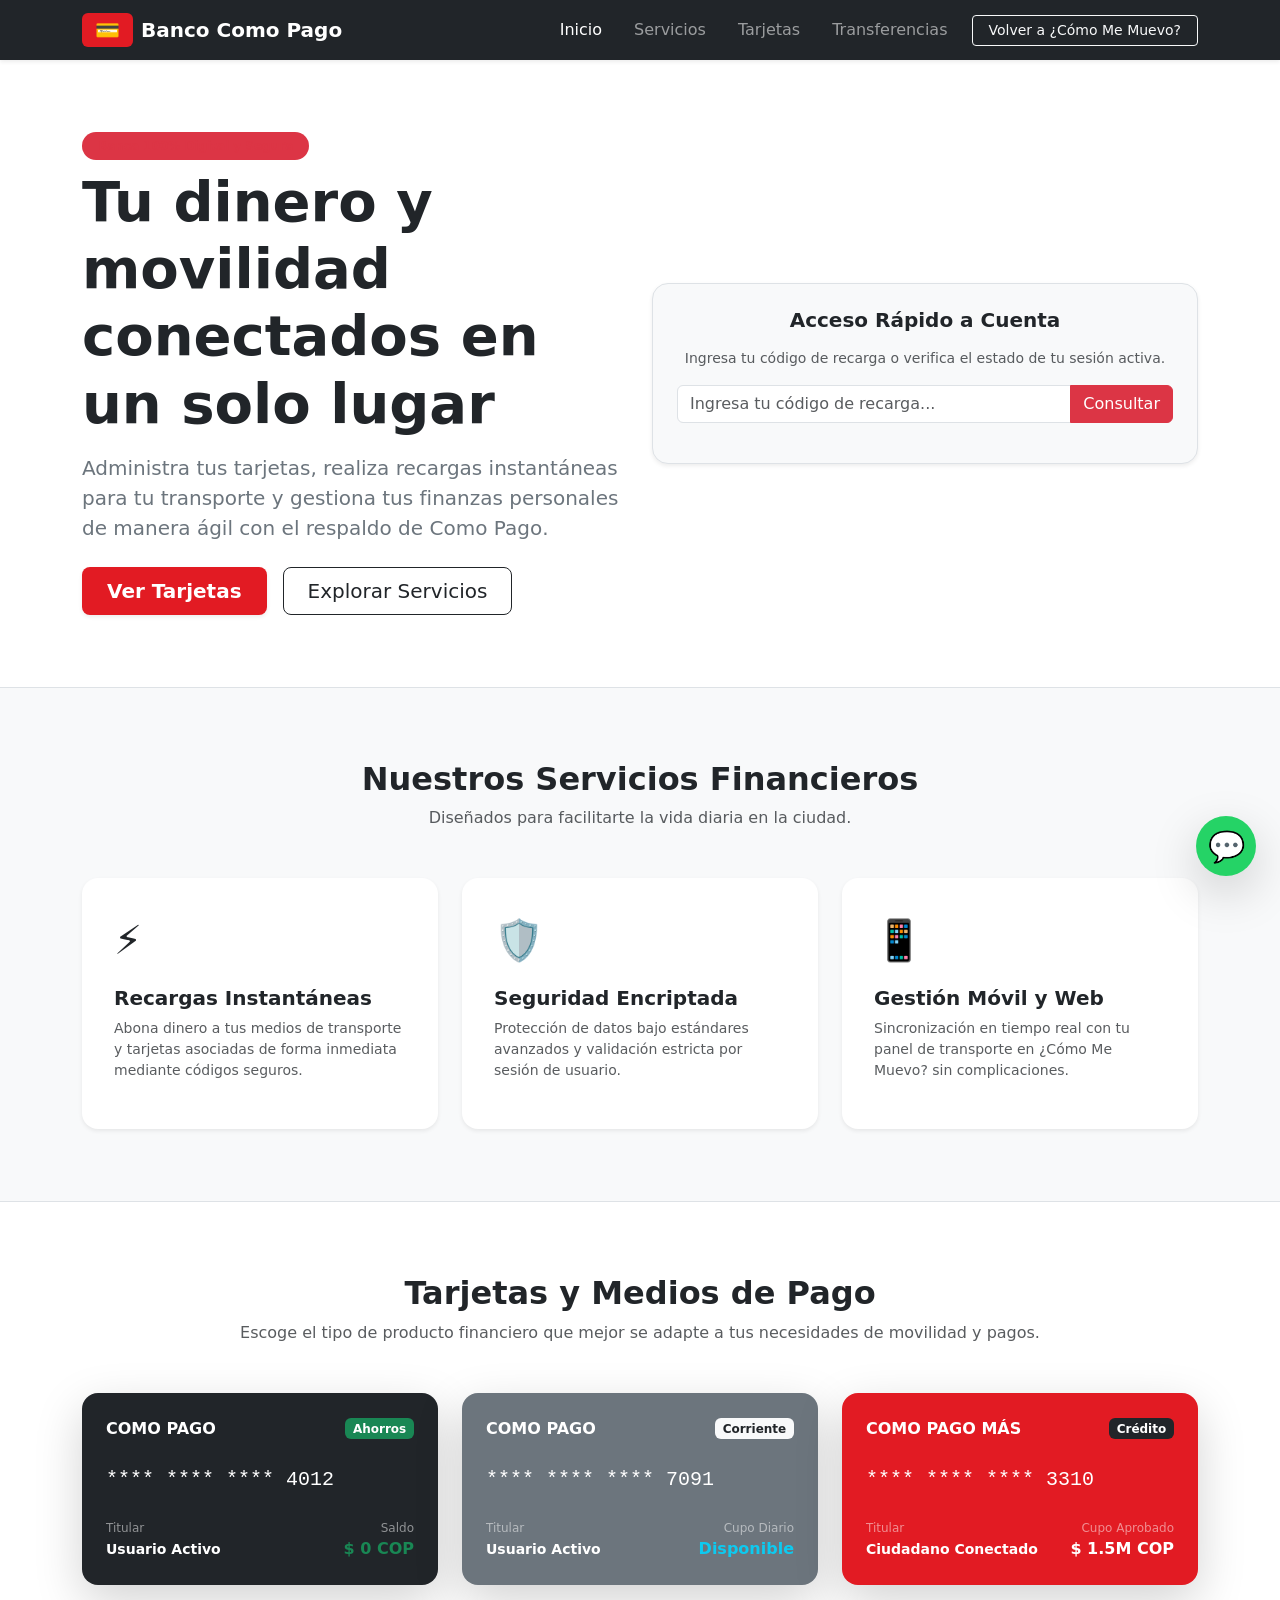
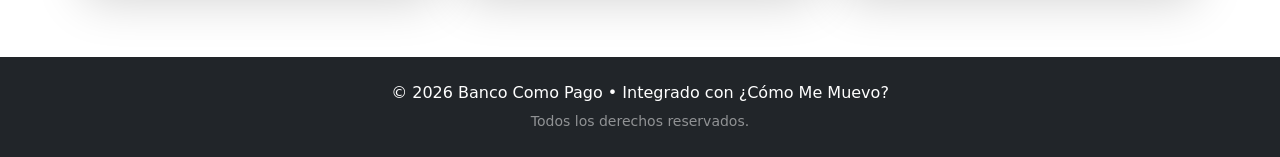
<file: frontend/pages/Banco.html>
<!DOCTYPE html>
<html lang="es">
<head>
    <meta charset="UTF-8">
    <meta name="viewport" content="width=device-width, initial-scale=1.0">
    <title>Como Pago - Banca Digital Inteligente</title>
    <!-- Bootstrap 5 CSS CDN -->
    <link href="https://cdn.jsdelivr.net/npm/bootstrap@5.3.3/dist/css/bootstrap.min.css" rel="stylesheet">
    <!-- Favicon opcional -->
    <link rel="shortcut icon" href="../Style/image/How_favicon.png" type="image/x-icon">
    <style>
        :root {
            --rojo-principal: #E21B23;
            --rojo-oscuro: #C9414C;
        }
        .bg-primary-custom {
            background-color: var(--rojo-principal) !important;
        }
        .text-primary-custom {
            color: var(--rojo-principal) !important;
        }
        .btn-custom {
            background-color: var(--rojo-principal);
            color: white;
            font-weight: 600;
        }
        .btn-custom:hover {
            background-color: var(--rojo-oscuro);
            color: white;
        }
    </style>
</head>
<body class="bg-light d-flex flex-column min-vh-100">

<!-- BARRA DE NAVEGACIÓN -->
<nav class="navbar navbar-expand-lg navbar-dark bg-dark shadow-sm">
    <div class="container">
        <a class="navbar-brand d-flex align-items-center gap-2" href="#">
            <span class="badge bg-primary-custom fs-5">💳</span>
            <span class="fw-bold">Banco Como Pago</span>
        </a>
        <button class="navbar-toggler" type="button" data-bs-toggle="collapse" data-bs-target="#navbarNav">
            <span class="navbar-toggler-icon"></span>
        </button>
        <div class="collapse navbar-collapse justify-content-end" id="navbarNav">
            <ul class="navbar-nav align-items-center gap-3">
                <li class="nav-item"><a class="nav-link active" href="#">Inicio</a></li>
                <li class="nav-item"><a class="nav-link" href="#servicios">Servicios</a></li>
                <li class="nav-item"><a class="nav-link" href="#tarjetas">Tarjetas</a></li>
                <li class="nav-item"><a class="nav-link" href="#transferencias">Transferencias</a></li>
                <li class="nav-item">
                    <a href="Dashboard.html" class="btn btn-outline-light btn-sm px-3">Volver a ¿Cómo Me Muevo?</a>
                </li>
            </ul>
        </div>
    </div>
</nav>

<!-- CONTENEDOR PRINCIPAL -->
<main id="bancoMainContent" class="flex-grow-1">
    <!-- HERO SECTION -->
    <section class="bg-white py-5 border-bottom">
        <div class="container py-4">
            <div class="row align-items-center">
                <div class="col-lg-6 mb-4 mb-lg-0">
                    <span class="badge bg-danger bg-opacity-15 text-danger mb-2 px-3 py-2 rounded-pill fw-semibold">Banca 100% Digital y Segura</span>
                    <h1 class="display-4 fw-bold text-dark mb-3">Tu dinero y movilidad conectados en un solo lugar</h1>
                    <p class="lead text-secondary mb-4">Administra tus tarjetas, realiza recargas instantáneas para tu transporte y gestiona tus finanzas personales de manera ágil con el respaldo de <strong>Como Pago</strong>.</p>
                    <div class="d-flex gap-3">
                        <a href="#tarjetas" class="btn btn-custom btn-lg px-4 shadow-sm">Ver Tarjetas</a>
                        <a href="#servicios" class="btn btn-outline-dark btn-lg px-4">Explorar Servicios</a>
                    </div>
                </div>
                <div class="col-lg-6 text-center">
                    <div class="p-4 bg-light rounded-4 shadow-sm border">
                        <h3 class="h5 fw-bold text-dark mb-3">Acceso Rápido a Cuenta</h3>
                        <p class="text-muted small mb-3">Ingresa tu código de recarga o verifica el estado de tu sesión activa.</p>
                        <div class="input-group mb-3">
                            <!-- Input con la clase form-control de Bootstrap -->
                            <input type="text" id="inputCodigoRef" class="form-control" placeholder="Ingresa tu código de recarga...">

                            <!-- Botón con las clases de Bootstrap para que luzca profesional y rojo como tus otros botones -->
                            <button class="btn btn-danger" type="button" id="btnConsultarCodigo">Consultar</button>
                        </div>
                        <div id="resultadoConsultaBanco" class="text-start small text-secondary mt-2"></div>
                    </div>
                </div>
            </div>
        </div>
    </section>

    <!-- SECCIÓN DE SERVICIOS -->
    <section id="servicios" class="py-5">
        <div class="container py-4">
            <div class="text-center mb-5">
                <h2 class="fw-bold text-dark">Nuestros Servicios Financieros</h2>
                <p class="text-muted">Diseñados para facilitarte la vida diaria en la ciudad.</p>
            </div>
            <div class="row g-4">
                <div class="col-md-4">
                    <div class="card h-100 border-0 shadow-sm p-3 rounded-4">
                        <div class="card-body">
                            <div class="fs-1 mb-3">⚡</div>
                            <h4 class="h5 fw-bold">Recargas Instantáneas</h4>
                            <p class="text-muted small">Abona dinero a tus medios de transporte y tarjetas asociadas de forma inmediata mediante códigos seguros.</p>
                        </div>
                    </div>
                </div>
                <div class="col-md-4">
                    <div class="card h-100 border-0 shadow-sm p-3 rounded-4">
                        <div class="card-body">
                            <div class="fs-1 mb-3">🛡️</div>
                            <h4 class="h5 fw-bold">Seguridad Encriptada</h4>
                            <p class="text-muted small">Protección de datos bajo estándares avanzados y validación estricta por sesión de usuario.</p>
                        </div>
                    </div>
                </div>
                <div class="col-md-4">
                    <div class="card h-100 border-0 shadow-sm p-3 rounded-4">
                        <div class="card-body">
                            <div class="fs-1 mb-3">📱</div>
                            <h4 class="h5 fw-bold">Gestión Móvil y Web</h4>
                            <p class="text-muted small">Sincronización en tiempo real con tu panel de transporte en ¿Cómo Me Muevo? sin complicaciones.</p>
                        </div>
                    </div>
                </div>
            </div>
        </div>
    </section>

    <!-- SECCIÓN DE TARJETAS -->
    <section id="tarjetas" class="py-5 bg-white border-top">
        <div class="container py-4">
            <div class="text-center mb-5">
                <h2 class="fw-bold text-dark">Tarjetas y Medios de Pago</h2>
                <p class="text-muted">Escoge el tipo de producto financiero que mejor se adapte a tus necesidades de movilidad y pagos.</p>
            </div>
            <div class="row g-4 justify-content-center">
                <!-- Tarjeta 1: Cuenta de Ahorros -->
                <div class="col-md-4">
                    <div class="card border-0 shadow-lg rounded-4 overflow-hidden text-white bg-dark h-100">
                        <div class="card-body p-4 d-flex flex-column justify-content-between">
                            <div class="d-flex justify-content-between align-items-center mb-4">
                                <span class="fw-bold fs-6">COMO PAGO</span>
                                <span class="badge bg-success">Ahorros</span>
                            </div>
                            <div class="mb-4">
                                <div class="fs-5 tracking-wider font-monospace">**** **** **** 4012</div>
                            </div>
                            <div class="d-flex justify-content-between align-items-end">
                                <div>
                                    <small class="text-white-50 d-block" style="font-size: 0.75rem;">Titular</small>
                                    <span class="fw-semibold small">Usuario Activo</span>
                                </div>
                                <div>
                                    <small class="text-white-50 d-block text-end" style="font-size: 0.75rem;">Saldo</small>
                                    <span class="fw-bold text-success fs-6">$ 0 COP</span>
                                </div>
                            </div>
                        </div>
                    </div>
                </div>
                <!-- Tarjeta 2: Cuenta Corriente -->
                <div class="col-md-4">
                    <div class="card border-0 shadow-lg rounded-4 overflow-hidden text-white bg-secondary h-100">
                        <div class="card-body p-4 d-flex flex-column justify-content-between">
                            <div class="d-flex justify-content-between align-items-center mb-4">
                                <span class="fw-bold fs-6">COMO PAGO</span>
                                <span class="badge bg-light text-dark">Corriente</span>
                            </div>
                            <div class="mb-4">
                                <div class="fs-5 tracking-wider font-monospace">**** **** **** 7091</div>
                            </div>
                            <div class="d-flex justify-content-between align-items-end">
                                <div>
                                    <small class="text-white-50 d-block" style="font-size: 0.75rem;">Titular</small>
                                    <span class="fw-semibold small">Usuario Activo</span>
                                </div>
                                <div>
                                    <small class="text-white-50 d-block text-end" style="font-size: 0.75rem;">Cupo Diario</small>
                                    <span class="fw-bold text-info fs-6">Disponible</span>
                                </div>
                            </div>
                        </div>
                    </div>
                </div>
                <!-- Tarjeta 3: Tarjeta de Crédito -->
                <div class="col-md-4">
                    <div class="card border-0 shadow-lg rounded-4 overflow-hidden text-white bg-primary-custom h-100">
                        <div class="card-body p-4 d-flex flex-column justify-content-between">
                            <div class="d-flex justify-content-between align-items-center mb-4">
                                <span class="fw-bold fs-6">COMO PAGO MÁS</span>
                                <span class="badge bg-dark">Crédito</span>
                            </div>
                            <div class="mb-4">
                                <div class="fs-5 tracking-wider font-monospace">**** **** **** 3310</div>
                            </div>
                            <div class="d-flex justify-content-between align-items-end">
                                <div>
                                    <small class="text-white-50 d-block" style="font-size: 0.75rem;">Titular</small>
                                    <span class="fw-semibold small">Ciudadano Conectado</span>
                                </div>
                                <div>
                                    <small class="text-white-50 d-block text-end" style="font-size: 0.75rem;">Cupo Aprobado</small>
                                    <span class="fw-bold fs-6">$ 1.5M COP</span>
                                </div>
                            </div>
                        </div>
                    </div>
                </div>
            </div>
        </div>
    </section>
</main>

<!-- CHAT FLOTANTE TIPO WHATSAPP EMPRESARIAL (OOP READY) -->
<div id="chatWidgetContainer">
    <!-- Botón flotante -->
    <button id="btnToggleChat" class="btn btn-success rounded-circle shadow-lg position-fixed bottom-0 end-0 m-4 d-flex align-items-center justify-content-center" style="width: 60px; height: 60px; z-index: 1050; background-color: #25d366; border: none;">
        <span style="font-size: 30px;">💬</span>
    </button>

    <!-- Ventana del Chat -->
    <div id="windowChat" class="card shadow-lg position-fixed bottom-0 end-0 m-4 border-0 rounded-4 d-none" style="width: 360px; height: 500px; z-index: 1055; overflow: hidden;">
        <!-- Cabecera -->
        <div class="card-header bg-dark text-white d-flex justify-content-between align-items-center py-3">
            <div class="d-flex align-items-center gap-2">
                <span class="badge bg-success rounded-circle p-2">🤖</span>
                <div>
                    <h6 class="mb-0 fw-bold">Asistente Como Pago</h6>
                    <small class="text-success" style="font-size: 0.75rem;">● En línea</small>
                </div>
            </div>
            <button id="btnCloseChat" class="btn-close btn-close-white btn-sm"></button>
        </div>

        <!-- Cuerpo del chat -->
        <div id="chatBody" class="card-body bg-light overflow-auto d-flex flex-column gap-2" style="height: 340px; font-size: 0.9rem;">
            <div class="p-3 bg-white rounded-3 shadow-sm align-self-start text-dark border">
                ¡Hola! 👋 Soy tu asistente virtual de <strong>Como Pago</strong>. Selecciona una opción rápida para gestionar tus tarjetas y saldos:
            </div>
        </div>

        <!-- Opciones rápidas (Botones tipo WhatsApp empresarial) -->

        <div class="card-footer bg-white border-top p-2 d-flex flex-wrap gap-1 justify-content-center" id="chatOptions">
            <button class="btn btn-outline-dark btn-sm rounded-pill option-btn" data-action="consultar">🔍 Revisar Saldo</button>
            <button class="btn btn-outline-dark btn-sm rounded-pill option-btn" data-action="leer">📖 Mis Tarjetas</button>
            <button class="btn btn-outline-dark btn-sm rounded-pill option-btn" data-action="agregar">➕ Agregar</button>
            <button class="btn btn-outline-dark btn-sm rounded-pill option-btn" data-action="actualizar">✏️ Actualizar</button>
            <button class="btn btn-outline-dark btn-sm rounded-pill option-btn" data-action="eliminar">🗑️ Eliminar</button>
            <button class="btn btn-outline-primary btn-sm rounded-pill option-btn" data-action="transferir">💸 Enviar Dinero</button>
        </div>
    </div>
</div>

<!-- FOOTER -->
<footer class="bg-dark text-white text-center py-4 mt-auto">
    <div class="container">
        <p class="mb-1">&copy; 2026 Banco Como Pago • Integrado con ¿Cómo Me Muevo?</p>
        <small class="text-white-50">Todos los derechos reservados.</small>
    </div>
</footer>

<!-- Bootstrap 5 JS Bundle CDN -->
<script src="https://cdn.jsdelivr.net/npm/bootstrap@5.3.3/dist/js/bootstrap.bundle.min.js"></script>
<!-- Scripts personalizados (OOP Chatbot y lógica bancaria) -->
<script src="../vanilla/banco.js"></script>
<script src="../vanilla/chatbot-banco.js"></script>
</body>
</html>
</file>
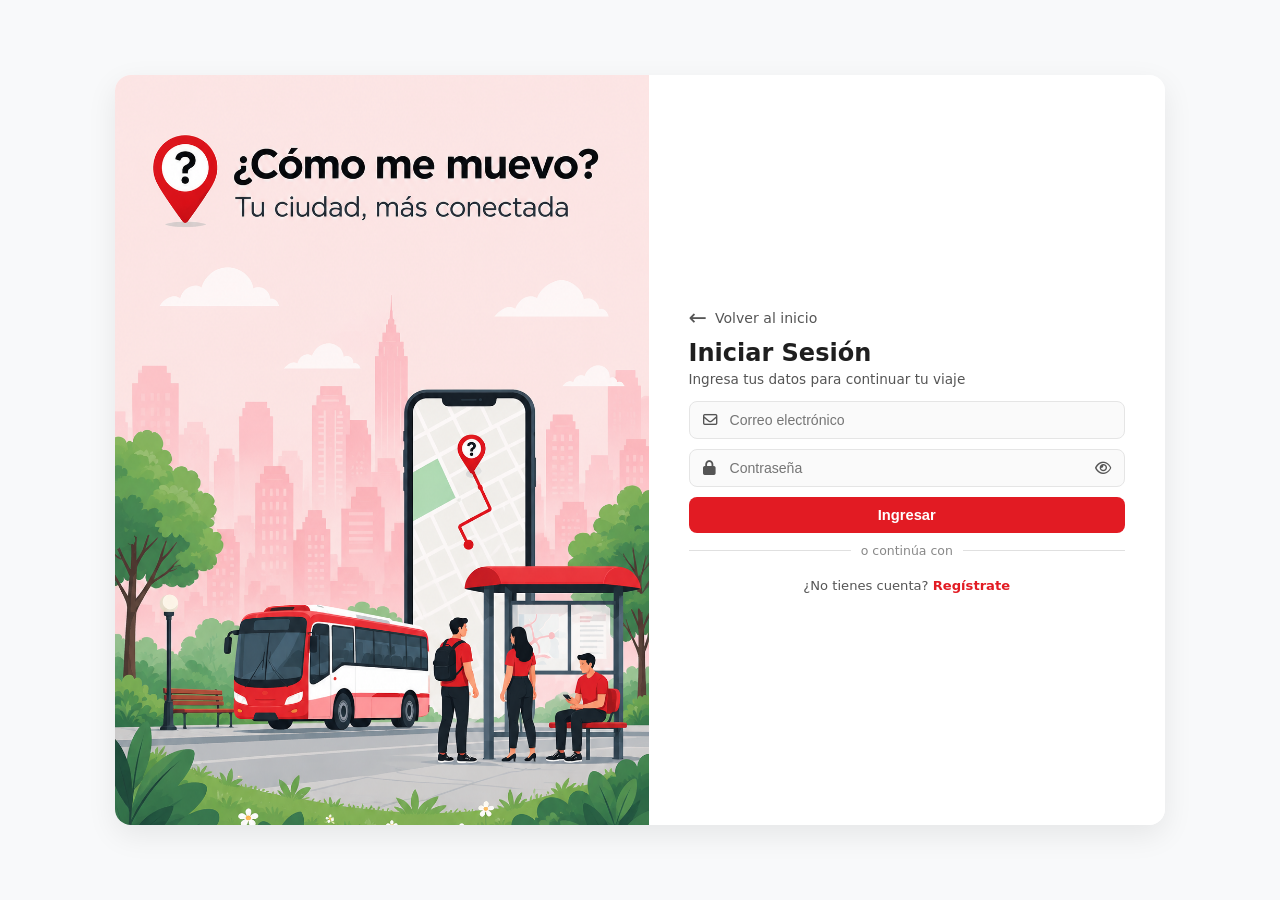
<file: frontend/pages/Login.html>
<!DOCTYPE html>
<html lang="es">
<head>
    <meta charset="UTF-8">
    <meta name="viewport" content="width=device-width, initial-scale=1.0">
    <title>Como Me Muevo - Iniciar Sesión</title>
    <link rel="stylesheet" href="../Style/Signup_Login.css">
    <link rel="shortcut icon" href="../Style/image/How_favicon.png" type="image/x-icon">
    <link rel="stylesheet" href="https://cdnjs.cloudflare.com/ajax/libs/font-awesome/6.5.1/css/all.min.css">
    <script src="https://accounts.google.com/gsi/client" async defer></script>
</head>
<body class="signup-body">

    <div class="signup-container">
        <!-- Columna Izquierda: Imagen / Ilustración -->
        <div class="signup-left-space">
            <!-- Usa la misma imagen o ilustración que tienes en el registro -->
            <img src="../Style/image/ilustracion.png" alt="Ilustración Como Me Muevo" class="signup-img">
        </div>

        <!-- Columna Derecha: Formulario de Login -->
        <div class="signup-right-form">
            <a href="../index.html" class="btn-volver">
                <span class="flecha">←</span>
                <span class="texto-volver">Volver al inicio</span>
            </a>
            <div class="form-header">
                <h2>Iniciar Sesión</h2>
                <p>Ingresa tus datos para continuar tu viaje</p>
            </div>

            <form id="loginForm">
                <div class="input-group">
                    <span class="input-icon"><i class="fa-regular fa-envelope"></i></span>
                    <input type="email" id="correo" required placeholder="Correo electrónico">
                </div>

                <div class="input-group">
                    <span class="input-icon"><i class="fa-solid fa-lock"></i></span>
                    <input type="password" id="contrasena" required placeholder="Contraseña">
                    <span class="toggle-password"><i class="fa-regular fa-eye"></i></span>
                </div>

                <div id="mensajeError" class="login-redirect" style="color: var(--rojo-principal); margin-bottom: 10px;"></div>

                <button type="submit" class="btn-submit">Ingresar</button>

                <!-- SECCIÓN DE GOOGLE -->
                <div class="divider">
                    <span>o continúa con</span>
                </div>

                <div id="g_id_onload"
                    data-client_id="938272356237-2p3daq2ttmqbihk1pq4rgaqm236vhq3f.apps.googleusercontent.com"
                    data-callback="handleCredentialResponse"
                    data-auto_prompt="false">
                </div>

                <div class="g_id_signin" 
                    data-type="standard" 
                    data-size="large" 
                    data-theme="outline" 
                    data-text="sign_in_with" 
                    data-shape="rectangular" 
                    data-logo_alignment="left">
                </div>

                <div class="login-redirect">
                    ¿No tienes cuenta? <a href="SignUp.html">Regístrate</a>
                </div>
            </form>
        </div>
    </div>
    <script src="../vanilla/Login.js"></script>
</body>
</html>
</file>
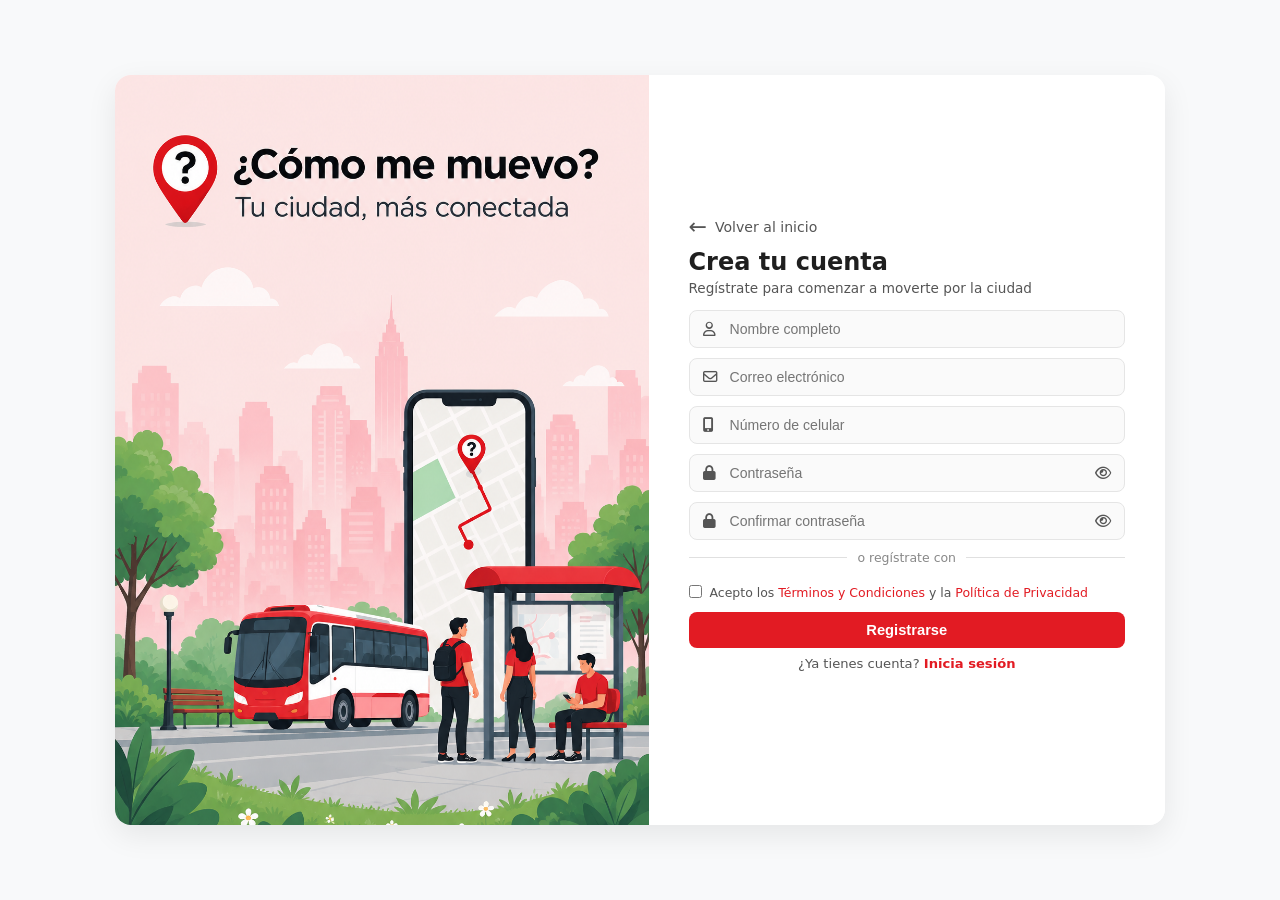
<file: frontend/pages/SignUp.html>
<!DOCTYPE html>
<html lang="es">
<head>
    <meta charset="UTF-8">
    <meta name="viewport" content="width=device-width, initial-scale=1.0">
    <title>¿Cómo Me Muevo? - Registro</title>
    <link rel="stylesheet" href="../Style/Signup_Login.css">
    <link rel="shortcut icon" href="../Style/image/How_favicon.png" type="image/x-icon">
    <link rel="stylesheet" href="https://cdnjs.cloudflare.com/ajax/libs/font-awesome/6.5.1/css/all.min.css">
    <script src="https://accounts.google.com/gsi/client" async defer></script>
</head>
<body class="signup-body">

<div class="signup-container">
    <!-- Lado izquierdo -->
    <div class="signup-left-space">
        <img src="../Style/image/ilustracion.png" alt="Ilustración transporte" class="signup-img">
    </div>

    <!-- Lado derecho -->
    <div class="signup-right-form">
        <a href="../index.html" class="btn-volver">
            <span class="flecha">←</span>
            <span class="texto-volver">Volver al inicio</span>
        </a>

        <div class="form-header">
            <h2>Crea tu cuenta</h2>
            <p>Regístrate para comenzar a moverte por la ciudad</p>
        </div>

        <form id="signupForm">
            <div class="input-group">
                <span class="input-icon"><i class="fa-regular fa-user"></i></span>
                <input type="text" id="nombre" placeholder="Nombre completo" required>
            </div>

            <div class="input-group">
                <span class="input-icon"><i class="fa-regular fa-envelope"></i></span>
                <input type="email" id="correo" placeholder="Correo electrónico" required>
            </div>

            <div class="input-group">
                <span class="input-icon"><i class="fa-solid fa-mobile-screen-button"></i></span>
                <input type="tel" id="telefono" placeholder="Número de celular" required>
            </div>

            <div class="input-group">
                <span class="input-icon"><i class="fa-solid fa-lock"></i></span>
                <input type="password" id="contrasena" placeholder="Contraseña" required>
                <span class="toggle-password"><i class="fa-regular fa-eye"></i></span>
            </div>

            <!-- Mensajes visuales de error/requisitos -->
            <div id="passwordFeedback" style="font-size: 0.75rem; margin: -4px 0 10px 0; display: none;">
                <p id="reqLength" style="color: #dc3545; margin: 2px 0;">✖ Mínimo 8 caracteres</p>
                <p id="reqUpper" style="color: #dc3545; margin: 2px 0;">✖ Al menos una letra mayúscula</p>
                <p id="reqLower" style="color: #dc3545; margin: 2px 0;">✖ Al menos una letra minúscula</p>
                <p id="reqNum" style="color: #dc3545; margin: 2px 0;">✖ Al menos un número</p>
                <p id="reqSpecial" style="color: #dc3545; margin: 2px 0;">✖ Al menos un carácter especial (@$!%*?&)</p>
            </div>

            <div class="input-group">
                <span class="input-icon"><i class="fa-solid fa-lock"></i></span>
                <input type="password" id="confirmarContrasena" placeholder="Confirmar contraseña" required>
                <span class="toggle-password"><i class="fa-regular fa-eye"></i></span>
            </div>

            <div id="matchFeedback" style="font-size: 0.75rem; margin: -4px 0 10px 0; color: #dc3545; display: none;">
                ✖ Las contraseñas no coinciden
            </div>

            <!-- SECCIÓN DE GOOGLE -->
            <div class="divider">
                <span>o regístrate con</span>
            </div>

            <div id="g_id_onload"
                data-client_id="938272356237-2p3daq2ttmqbihk1pq4rgaqm236vhq3f.apps.googleusercontent.com"
                data-callback="handleCredentialResponse"
                data-auto_prompt="false">
            </div>

            <div class="g_id_signin" 
                data-type="standard" 
                data-size="large" 
                data-theme="outline" 
                data-text="signup_with" 
                data-shape="rectangular" 
                data-logo_alignment="left">
            </div>

            <div class="terms-group">
                <input type="checkbox" id="terms" required>
                <label for="terms">Acepto los <a href="#">Términos y Condiciones</a> y la <a href="#">Política de Privacidad</a></label>
            </div>

            <button type="submit" class="btn-submit">Registrarse</button>

            <p class="login-redirect">
                ¿Ya tienes cuenta? <a href="Login.html">Inicia sesión</a>
            </p>
        </form>
    </div>
</div>

<script src="../vanilla/SignUp.js"></script>
</body>
</html>
</file>
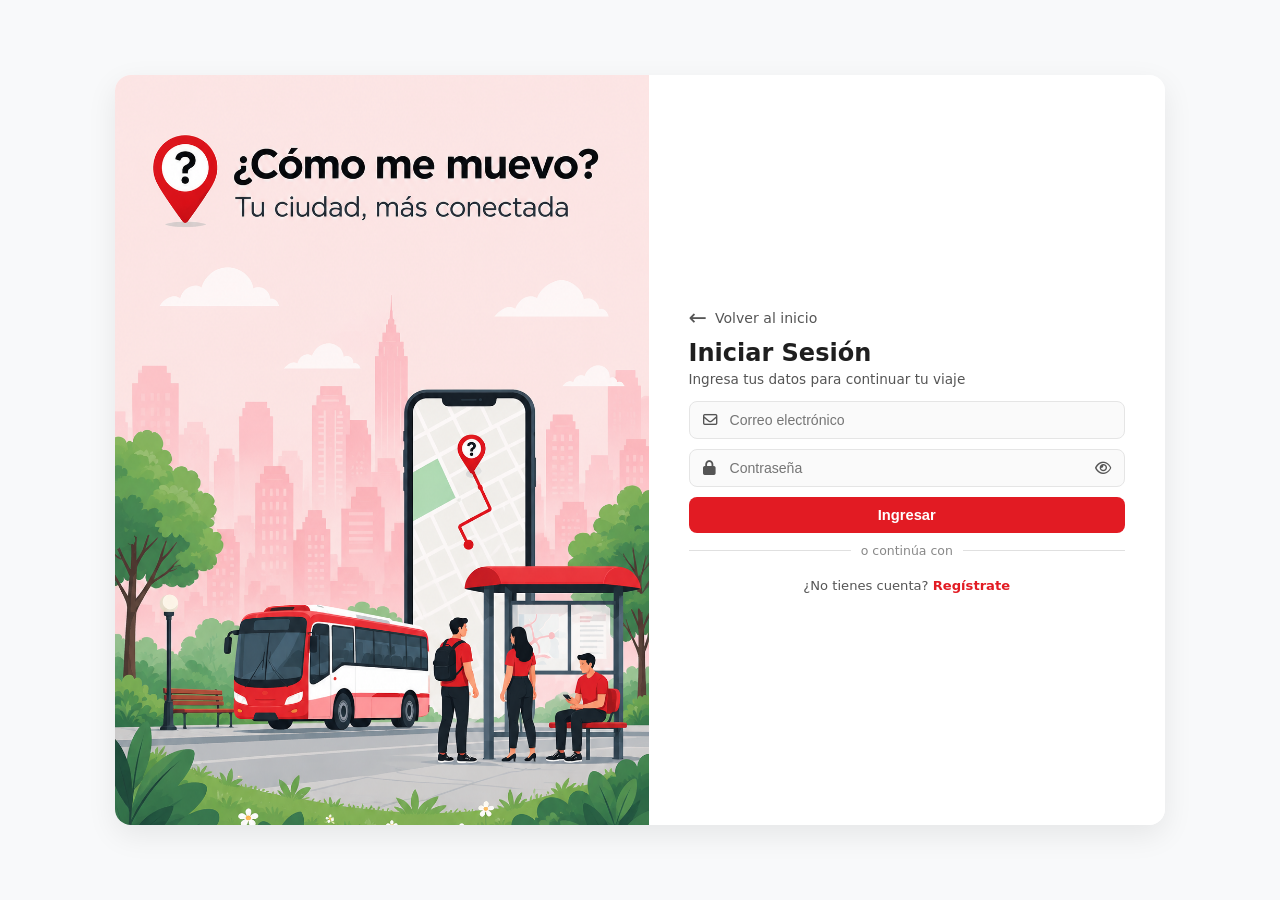
<file: frontend/pages/tienda.html>
<!DOCTYPE html>
<html lang="es">
<head>
    <meta charset="UTF-8">
    <meta name="viewport" content="width=device-width, initial-scale=1.0">
    <title>Tienda Oficial - ¿Cómo Me Muevo?</title>
    <link rel="stylesheet" href="../Style/Move.css">
    <link rel="stylesheet" href="../Style/store.css">
    <link rel="shortcut icon" href="../Style/image/How_favicon.png" type="image/x-icon">
</head>
<body class="store-layout-body">

<div class="store-app-container">
    <!-- MENÚ LATERAL -->
    <aside class="store-sidebar">
        <div class="store-logo-area">
            <h2>🛍️ Tienda C.M.M.</h2>
            <span>Servicios y Souvenirs</span>
        </div>

        <nav class="store-nav" id="menuCategorias">
            <a href="#" class="store-nav-item active" data-categoria="todos"><span class="icon">📦</span> Todos</a>
            <a href="#" class="store-nav-item" data-categoria="accesorios"><span class="icon">🎒</span> Accesorios</a>
            <a href="#" class="store-nav-item" data-categoria="souvenirs"><span class="icon">🎁</span> Souvenirs</a>
            <a href="#" class="store-nav-item" data-categoria="recargas"><span class="icon">💳</span> Tarjetas y recargas</a>
            <a href="#" class="store-nav-item" data-categoria="ropa"><span class="icon">👕</span> Ropa</a>
        </nav>

        <div class="store-sidebar-footer">
            <a href="Dashboard.html" class="btn-volver-dashboard">← Volver al Panel</a>
        </div>
    </aside>

    <!-- CONTENIDO PRINCIPAL -->
    <main class="store-main-content">
        <header class="store-topbar">
            <div class="search-box">
                <span class="search-icon">🔍</span>
                <input type="text" placeholder="Buscar productos..." id="inputBuscador">
            </div>
        </header>
        <div class="store-grid" id="gridProductos"></div>
    </main>
</div>

<!-- MODAL DE PAGO INTELIGENTE -->
<div id="modalPago" class="validation-container" style="display: none; position: fixed; top: 0; left: 0; width: 100%; height: 100%; background: rgba(0,0,0,0.85); z-index: 1000; justify-content: center; align-items: center;">
    <div class="validation-card" style="max-width: 450px; width: 90%; text-align: center; background: #222; padding: 30px; border-radius: 16px; border: 1px solid #333;">

        <!-- ESTADO 1: CARGANDO CON IMAGEN LATIDO -->
        <div id="estadoCargando" style="display: block;">
            <img src="../Style/image/comopago.png" alt="Validando pago" class="img-latido" style="width: 140px; height: 140px; object-fit: contain; margin-bottom: 20px;">
            <h2 style="color: #fff; font-size: 1.3rem; margin-bottom: 10px;">Validando métodos de pago...</h2>
            <p style="color: #aaa; font-size: 0.9rem;">Consultando tus tarjetas en el servidor.</p>
        </div>

        <!-- ESTADO 2: SIN TARJETAS -->
        <div id="estadoSinTarjetas" style="display: none;">
            <div style="font-size: 3rem; margin-bottom: 10px;">⚠️</div>
            <h2 style="color: #fff; font-size: 1.3rem; margin-bottom: 10px;">No tienes tarjetas asociadas</h2>
            <p style="color: #aaa; font-size: 0.9rem; margin-bottom: 20px;">Necesitas un medio de pago activo.</p>
            <div style="display: flex; flex-direction: column; gap: 12px;">
                <button class="btn-metodo" onclick="solicitarTarjetaPropia()" style="background: var(--rojo-principal, #E21B23); color: #fff; border: none; justify-content: center;">💳 Pedir tarjeta a ¿Cómo Me Muevo?</button>
                <button class="btn-metodo" onclick="alert('Opción no disponible por el momento.')" style="background: #333; color: #777; border: 1px solid #444; justify-content: center; cursor: not-allowed;">🏦 Futuros Bancos (No disponible)</button>
            </div>
        </div>

        <!-- ESTADO 3: CON TARJETA -->
        <div id="estadoConTarjeta" style="display: none; text-align: left;">
            <div style="text-align: center; margin-bottom: 15px;">
                <img src="../Style/image/comopago.png" alt="Cómo Pago" style="width: 70px; height: 70px; object-fit: contain;">
                <h2 style="color: #fff; font-size: 1.2rem; margin-top: 5px;">Panel de Transacción</h2>
            </div>
            <div style="background: #1a1a1a; padding: 15px; border-radius: 10px; margin-bottom: 20px; border: 1px solid #333;">
                <p style="margin: 5px 0; color: #ccc;"><strong>Producto:</strong> <span id="lblProductoNombre"></span></p>
                <p style="margin: 5px 0; color: #ccc;"><strong>Valor:</strong> <span id="lblProductoPrecio" style="color: var(--rojo-principal, #E21B23);"></span></p>
                <p style="margin: 5px 0; color: #ccc;"><strong>Tarjeta:</strong> <span id="lblTarjetaInfo"></span></p>
                <p style="margin: 5px 0; color: #ccc;"><strong>Saldo:</strong> <span id="lblSaldoInfo" style="color: #4ade80;"></span></p>
            </div>
            <div style="display: flex; gap: 10px;">
                <button class="btn-metodo" onclick="ejecutarCompra()" style="flex: 1; background: #16a34a; color: #fff; justify-content: center; border: none;">✅ Realizar Compra</button>
                <button class="btn-cancelar" onclick="cerrarModalPago()" style="background: #333; color: #fff; border: none; padding: 10px; border-radius: 8px; cursor: pointer;">Cancelar</button>
            </div>
        </div>

        <div id="btnCerrarContenedor" style="margin-top: 20px; display: none;">
            <button class="btn-cancelar" onclick="cerrarModalPago()" style="background: #333; color: #fff; border: none; padding: 10px; border-radius: 8px; cursor: pointer; width: 100%;">Cerrar</button>
        </div>
    </div>
</div>

<style>
    @keyframes latido {
        0% { transform: scale(1); opacity: 0.9; }
        50% { transform: scale(1.08); opacity: 1; filter: drop-shadow(0 0 15px rgba(226, 27, 35, 0.6)); }
        100% { transform: scale(1); opacity: 0.9; }
    }
    .img-latido { animation: latido 1.5s infinite ease-in-out; }
</style>

<!-- Enlace al Script Modularizado -->
<script type="module" src="../vanilla/views/tienda.js"></script>
</body>
</html>
</file>
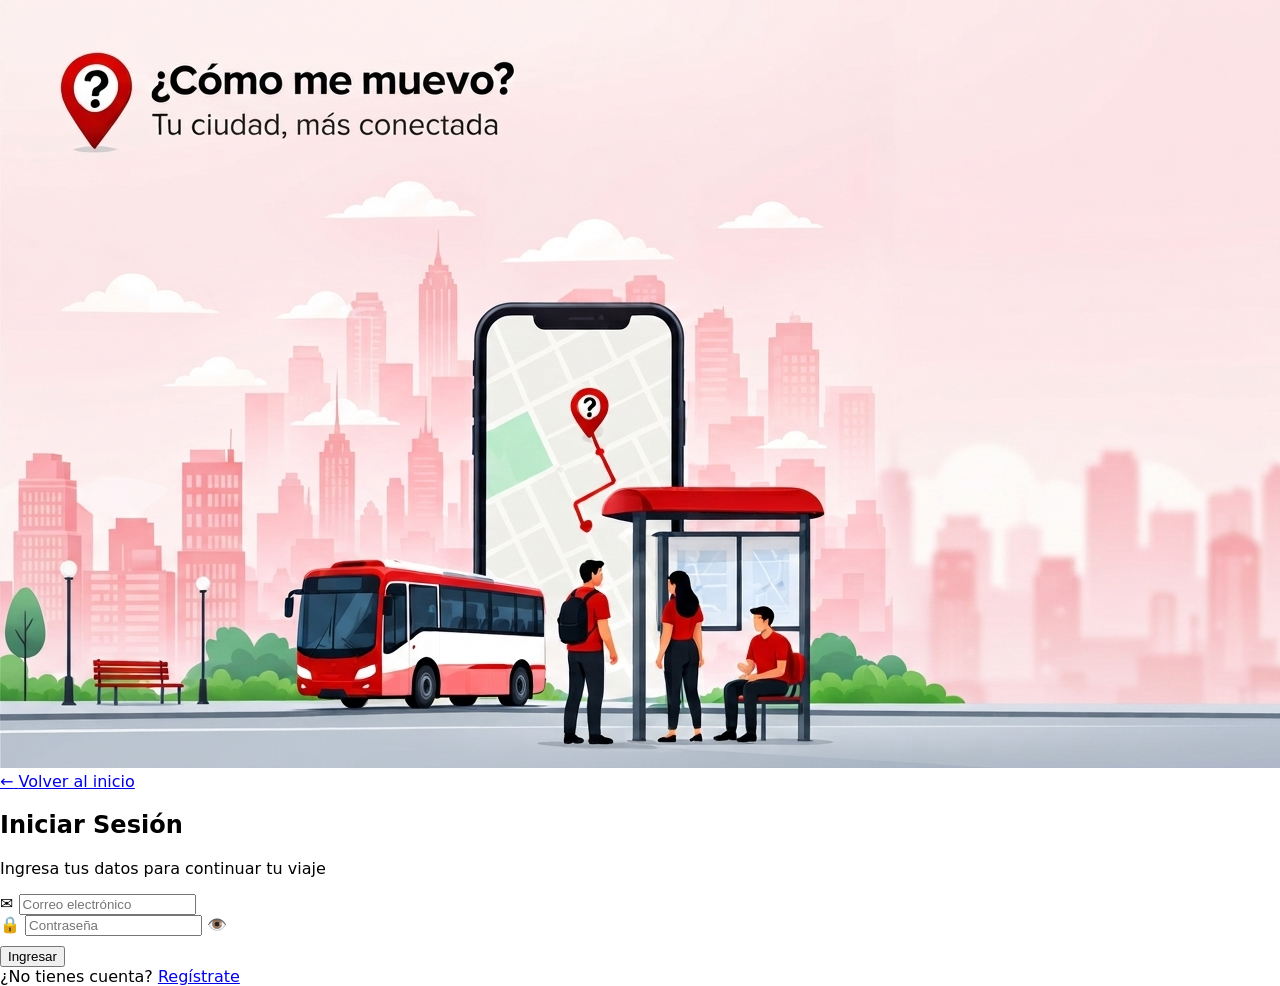
<file: Como_Me_Muevo-master/frontend/pages/Login.html>
<!DOCTYPE html>
<html lang="es">
<head>
    <meta charset="UTF-8">
    <meta name="viewport" content="width=device-width, initial-scale=1.0">
    <title>Como Me Muevo - Iniciar Sesión</title>
    <link rel="stylesheet" href="../Style/Login.css">
    <link rel="shortcut icon" href="../Style/image/How_favicon.png" type="image/x-icon">
</head>
<body class="signup-body">

    <div class="signup-container">
        <!-- Columna Izquierda: Imagen / Ilustración -->
        <div class="signup-left-space">
            <!-- Usa la misma imagen o ilustración que tienes en el registro -->
            <img src="../Style/image/background.jpg" alt="Ilustración Como Me Muevo" class="signup-img">
        </div>

        <!-- Columna Derecha: Formulario de Login -->
        <div class="signup-right-form">
            <a href="../index.html" class="btn-volver">
                <span class="flecha">←</span>
                <span class="texto-volver">Volver al inicio</span>
            </a>
            <div class="form-header">
                <h2>Iniciar Sesión</h2>
                <p>Ingresa tus datos para continuar tu viaje</p>
            </div>

            <form id="loginForm">
                <div class="input-group">
                    <span class="input-icon">✉️</span>
                    <input type="email" id="correo" required placeholder="Correo electrónico">
                </div>

                <div class="input-group">
                    <span class="input-icon">🔒</span>
                    <input type="password" id="contrasena" required placeholder="Contraseña">
                    <span class="toggle-password">👁️</span>
                </div>

                <div id="mensajeError" class="login-redirect" style="color: var(--rojo-principal); margin-bottom: 10px;"></div>

                <button type="submit" class="btn-submit">Ingresar</button>

                <div class="login-redirect">
                    ¿No tienes cuenta? <a href="Signup.html">Regístrate</a>
                </div>
            </form>
        </div>
    </div>
    <script src="../vanilla/Login.js"></script>
</body>
</html>
</file>
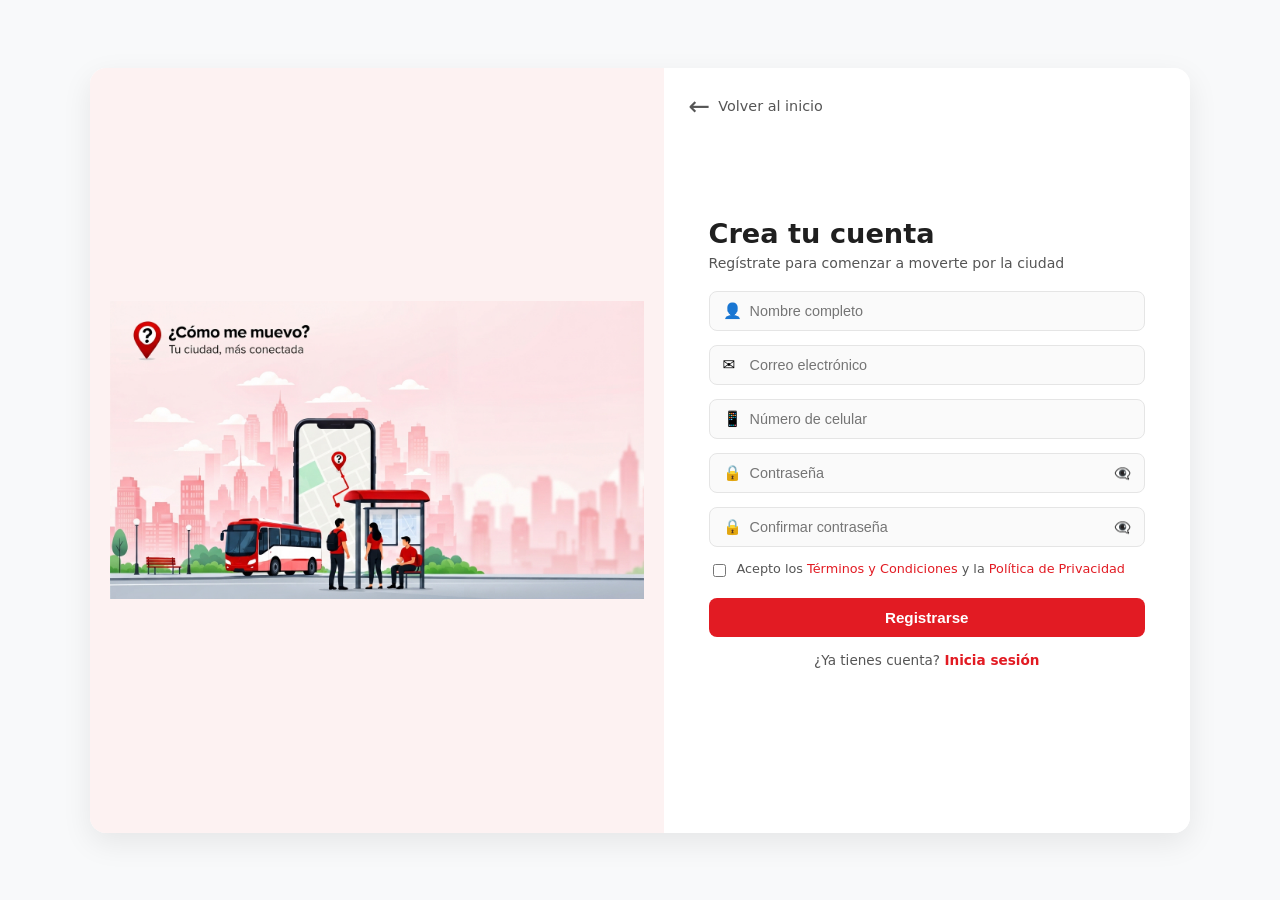
<file: Como_Me_Muevo-master/frontend/pages/SignUp.html>
<!DOCTYPE html>
<html lang="es">
<head>
    <meta charset="UTF-8">
    <title>¿Cómo Me Muevo? - Registro</title>
    <link rel="stylesheet" href="../Style/Signup.css">
    <link rel="shortcut icon" href="../Style/image/How_favicon.png" type="image/x-icon">
</head>
<body class="signup-body">

<div class="signup-container">
    <!-- Lado izquierdo: La imagen original sin pixelarse -->
    <div class="signup-left-space">
        <img src="../Style/image/background.jpg" alt="Ilustración transporte" class="signup-img">
    </div>

    <!-- Lado derecho: Formulario de Registro del usuario -->
    <div class="signup-right-form">
            <a href="../index.html" class="btn-volver">
                <span class="flecha">←</span>
                <span class="texto-volver">Volver al inicio</span>
            </a>

        <div class="form-header">
            <h2>Crea tu cuenta</h2>
            <p>Regístrate para comenzar a moverte por la ciudad</p>
        </div>

        <form id="signupForm">
            <div class="input-group">
                <span class="input-icon">👤</span>
                <input type="text" id="nombre" placeholder="Nombre completo" required>
            </div>

            <div class="input-group">
                <span class="input-icon">✉️</span>
                <input type="email" id="correo" placeholder="Correo electrónico" required>
            </div>

            <div class="input-group">
                <span class="input-icon">📱</span>
                <input type="tel" id="telefono" placeholder="Número de celular" required>
            </div>

            <div class="input-group">
                <span class="input-icon">🔒</span>
                <input type="password" id="contrasena" placeholder="Contraseña" required>
                <span class="toggle-password">👁️‍🗨️</span>
            </div>

            <div class="input-group">
                <span class="input-icon">🔒</span>
                <input type="password" id="confirmarContrasena" placeholder="Confirmar contraseña" required>
                <span class="toggle-password">👁️‍🗨️</span>
            </div>

            <div class="terms-group">
                <input type="checkbox" id="terms" required>
                <label for="terms">Acepto los <a href="#">Términos y Condiciones</a> y la <a href="#">Política de Privacidad</a></label>
            </div>

            <button type="submit" class="btn-submit">Registrarse</button>

            <p class="login-redirect">
                ¿Ya tienes cuenta? <a href="Login.html">Inicia sesión</a>
            </p>
        </form>
    </div>
</div>

<script type="module" src="../vanilla/SignUp.js"></script>
</body>
</html>
</file>
<file: frontend/Style/Signup_Login.css>
@import url(Move.css);

/* Reseteo para evitar conflictos con Move.css */
.signup-right-form *, 
.terms-group label, 
.login-redirect {
    text-transform: none !important;
}

.terms-group {
    display: flex;
    align-items: center;
    gap: 8px;
    font-size: 0.78rem;
    color: var(--gris-oscuro);
    margin: 10px 0 14px 0;
}

.terms-group input[type="checkbox"] {
    width: auto !important;
    margin: 0;
    cursor: pointer;
}

/*-----------------------------------------------------*/
/* Estilo general de autenticación (Login y SignUp) */
/*------------------------------------------------------*/
body.signup-body {
    margin: 0;
    padding: 0;
    width: 100vw;
    height: 100vh;
    background-color: #F8F9FA;
    display: flex;
    justify-content: center;
    align-items: center;
    font-family: system-ui, -apple-system, sans-serif;
}

/* Contenedor principal */
.signup-container {
    display: flex;
    width: 90%;
    max-width: 1050px;
    height: 88vh;
    max-height: 750px;
    background: var(--blanco);
    border-radius: 16px;
    box-shadow: 0 10px 30px rgba(0, 0, 0, 0.08);
    overflow: hidden;
}

/* Columna izquierda con la imagen */
.signup-left-space {
    flex: 1.1;
    background-color: #F8ECEC;
    display: flex;
    align-items: center;
    justify-content: center;
    overflow: hidden;
}

.signup-img {
    width: 100%;
    height: 100%;
    object-fit: cover;
    object-position: center;
}

/* Columna derecha: Alineación superior fluida con scroll si es muy alto */
.signup-right-form {
    flex: 0.9;
    padding: 30px 40px;
    display: flex;
    flex-direction: column;
    justify-content: center;
    background-color: var(--blanco);
    overflow-y: auto; /* Scroll dentro del formulario si los campos exceden el alto */
    position: relative;
    box-sizing: border-box;
}

/* Botón Volver */
.btn-volver {
    display: inline-flex;
    align-items: center;
    gap: 8px;
    text-decoration: none;
    color: var(--gris-oscuro);
    font-size: 0.88rem;
    font-weight: 500;
    margin-bottom: 10px;
    transition: all 0.2s ease;
}

.flecha {
    font-size: 22px;
    line-height: 1;
    transition: transform 0.2s ease;
}

.btn-volver:hover {
    color: var(--rojo-principal);
}

.btn-volver:hover .flecha {
    transform: translateX(-3px);
}

.form-header h2 {
    margin: 0 0 4px 0;
    font-size: 1.5rem;
    color: var(--negro);
    font-weight: 700;
}

.form-header p {
    margin: 0 0 14px 0;
    color: var(--gris-oscuro);
    font-size: 0.85rem;
}

/* Inputs compactos para encajar perfectamente */
.input-group {
    position: relative;
    margin-bottom: 10px;
}

.input-group input {
    width: 100%;
    padding: 10px 14px 10px 40px;
    border: 1px solid var(--gris-claro);
    border-radius: 8px;
    font-size: 0.88rem;
    outline: none;
    background-color: #FAFAFA;
    box-sizing: border-box;
    transition: border-color 0.2s;
}

.input-group input:focus {
    border-color: var(--rojo-principal);
    background-color: var(--blanco);
}

.input-icon,
.toggle-password {
    position: absolute;
    top: 50%;
    transform: translateY(-50%);
}

.input-icon { left: 14px; }
.toggle-password { right: 14px; cursor: pointer; }

.input-icon i,
.toggle-password i {
    color: var(--gris-oscuro);
    font-size: 0.9rem;
    display: flex;
    align-items: center;
    justify-content: center;
}

.toggle-password:hover i {
    color: var(--rojo-principal);
}

/* Términos */
.terms-group {
    display: flex;
    align-items: flex-start;
    gap: 8px;
    font-size: 0.78rem;
    color: var(--gris-oscuro);
    margin: 8px 0 12px 0;
}

.terms-group a {
    color: var(--rojo-principal);
    text-decoration: none;
}

.terms-group a:hover {
    text-decoration: underline;
}

/* Botón Principal */
.btn-submit {
    width: 100%;
    padding: 10px;
    background-color: var(--rojo-principal);
    color: var(--blanco);
    border: none;
    border-radius: 8px;
    font-size: 0.92rem;
    font-weight: 600;
    cursor: pointer;
    transition: background-color 0.2s;
}

.btn-submit:hover {
    background-color: var(--rojo-oscuro);
}

/* Separador "o" */
.divider {
    display: flex;
    align-items: center;
    text-align: center;
    margin: 10px 0;
    color: #888888;
    font-size: 0.78rem;
}

.divider::before,
.divider::after {
    content: '';
    flex: 1;
    border-bottom: 1px solid #E0E0E0;
}

.divider span {
    padding: 0 10px;
}

/* Botón de Google Responsivo */
.g_id_signin {
    width: 100%;
    display: flex;
    justify-content: center;
    margin-bottom: 10px;
}

.g_id_signin iframe {
    width: 100% !important;
}

/* Redirección / Footer */
.login-redirect {
    text-align: center;
    margin-top: 8px;
    font-size: 0.82rem;
    color: var(--gris-oscuro);
}

.login-redirect a {
    color: var(--rojo-principal);
    text-decoration: none;
    font-weight: 600;
}

/* --------------------------------------------------- */
/* Medias Queries - Responsivo Móvil y Tableta */
/* --------------------------------------------------- */
@media (max-width: 850px) {
    body.signup-body {
        height: auto;
        min-height: 100vh;
        padding: 0;
    }

    .signup-container {
        flex-direction: column;
        height: auto;
        max-height: none;
        width: 100%;
        border-radius: 0;
        box-shadow: none;
    }

    .signup-left-space {
        display: none; /* Oculta la imagen en móviles */
    }

    .signup-right-form {
        padding: 25px 20px;
        overflow-y: visible;
    }
}
</file>
<file: frontend/Style/Move.css>
/* Variables con la paleta exacta */
:root {
    --rojo-principal: #E21B23;
    --rojo-oscuro: #C9141C;
    --blanco: #FFFFFF;
    --negro: #1F1F1F;
    --gris-oscuro: #555555;
    --gris-claro: #E5E5E5;
}

body {
    margin: 0;
    font-family: system-ui, -apple-system, sans-serif;
    background-color: var(--blanco);
}

/* Estilos de la barra de navegación */
.navbar {
    display: flex;
    justify-content: space-between;
    align-items: center;
    padding: 20px 60px; /* Aumentamos el padding para que respire mejor */
    background-color: var(--blanco);
    border-bottom: 1px solid var(--gris-claro);
}

/* Logo */
.nav-logo {
    display: flex;
    align-items: center;
    gap: 12px;
}

.logo-icon {
    width: 44px;
    height: 36px;
    background-color: var(--rojo-principal);
    color: var(--blanco);
    border-radius: 50%;
    display: flex;
    align-items: center;
    justify-content: center;
    font-weight: bold;
    font-size: 1.2rem;
}

.logo-text h2 {
    margin: 0;
    font-size: 1.25rem;
    color: var(--negro);
    font-weight: 700;
}

.logo-text span {
    font-size: 0.85rem;
    color: var(--gris-oscuro);
}

/* Enlaces del menú */
.nav-links {
    display: flex;
    gap: 28px;
}

.nav-links a {
    text-decoration: none;
    color: var(--gris-oscuro);
    font-size: 1.05rem; /* Enlaces del menú más legibles */
    font-weight: 500;
    padding-bottom: 4px;
    transition: color 0.2s;
}

.nav-links a:hover {
    color: var(--rojo-principal);
}

.nav-links a.active {
    color: var(--rojo-principal);
    border-bottom: 2px solid var(--rojo-principal);
}

/* Botón Iniciar Sesión */
.btn-login {
    background-color: var(--rojo-principal);
    color: var(--blanco);
    border: none;
    padding: 10px 22px;
    border-radius: 6px;
    font-size: 0.9rem;
    font-weight: 600;
    cursor: pointer;
    transition: background-color 0.2s;
}

.btn-login:hover {
    background-color: var(--rojo-oscuro);
}

/* Contenedor de acciones del menú */
.nav-actions {
    display: flex;
    align-items: center;
    gap: 12px;
}

/* Botón secundario de Registro en el Navbar */
.btn-register {
    text-decoration: none;
    color: var(--rojo-principal);
    font-size: 0.9rem;
    font-weight: 600;
    padding: 8px 16px;
    border: 1.5px solid var(--rojo-principal);
    border-radius: 6px;
    transition: background-color 0.2s, color 0.2s;
}

.btn-register:hover {
    background-color: var(--rojo-principal);
    color: var(--blanco);
}

/* =========================
   ESTILOS GENERALES Y HERO
   ========================= */
main {
    display: block;
}

.hero {
    position: relative;
    width: 100%;
    min-height: 500px;
    display: flex;
    align-items: center;
    padding: 60px 80px;
    overflow: hidden;
    box-sizing: border-box;
}

.hero-content {
    position: relative;
    z-index: 2;
    max-width: 480px;

    /* Fondo más transparente para notar el efecto cristal */
    background-color: rgba(255, 255, 255, 0.45);

    /* Desenfoque de fondo pronunciado */
    backdrop-filter: blur(16px);
    -webkit-backdrop-filter: blur(16px);

    /* Borde con reflejo blanco cristalino */
    border: 1px solid rgba(255, 255, 255, 0.7);

    /* Sombra suave e iluminación superior/izquierda */
    box-shadow: 
    0 8px 32px 0 rgba(0, 0, 0, 0.1),
        inset 0 1px 0 0 rgba(255, 255, 255, 0.8);
        
    padding: 36px;
    border-radius: 20px;
}

.hero-content h2 {
    font-size: 2.75rem;
    font-weight: 800;
    color: var(--negro);
    margin-bottom: 16px;
    line-height: 1.2;
}

.hero-content p {
    font-size: 1.15rem;
    color: var(--gris-oscuro);
    margin-bottom: 28px;
    line-height: 1.5;
    max-width: 600px;
}

.cta-buttons {
    display: flex;
    gap: 16px;
    justify-content: center;
}

.btn-primary {
    background-color: var(--rojo-principal);
    color: var(--blanco);
    text-decoration: none;
    padding: 12px 24px;
    border-radius: 6px;
    font-weight: 600;
    font-size: 1rem;
    transition: background-color 0.2s;
}

.btn-primary:hover {
    background-color: var(--rojo-oscuro);
}

.btn-secondary {
    background-color: var(--blanco);
    color: var(--rojo-principal);
    text-decoration: none;
    padding: 12px 24px;
    border: 1.5px solid var(--rojo-principal);
    border-radius: 6px;
    font-weight: 600;
    font-size: 1rem;
    transition: background-color 0.2s, color 0.2s;
}

.btn-secondary:hover {
    background-color: var(--gris-claro);
}

.hero-image {
    position: absolute;
    top: 0;
    left: 0;
    width: 100%;
    height: 100%;
    z-index: 1;
}

.hero-image img {
    width: 100%;
    height: 100%;
    object-fit: cover;
    object-position: center right;
}

/* =========================
   SECCIÓN: CÓMO FUNCIONA
   ========================= */
.how-it-works {
    padding: 60px 48px;
    background-color: #FAFAFA;
}

.section-title {
    text-align: center;
    margin-bottom: 40px;
}

.section-title h2 {
    font-size: 2rem;
    font-weight: 700;
    color: var(--negro);
}

.steps-container {
    display: grid;
    grid-template-columns: repeat(auto-fit, minmax(220px, 1fr));
    gap: 24px;
}

.step-card {
    background-color: var(--blanco);
    padding: 24px;
    border-radius: 8px;
    border: 1px solid var(--gris-claro);
    position: relative;
    display: flex;
    flex-direction: column;
    gap: 12px;
}

.step-number {
    width: 32px;
    height: 32px;
    background-color: var(--rojo-principal);
    color: var(--blanco);
    font-weight: bold;
    border-radius: 50%;
    display: flex;
    align-items: center;
    justify-content: center;
    font-size: 0.9rem;
}

.step-card h3 {
    font-size: 1.1rem;
    color: var(--negro);
    margin: 0;
}

.step-card p {
    font-size: 0.95rem;
    color: var(--gris-oscuro);
    margin: 0;
    line-height: 1.4;
}

/* =========================
   SECCIÓN: VENTAJAS
   ========================= */
.advantages {
    padding: 60px 48px;
    background-color: var(--blanco);
}

.advantages-container {
    display: grid;
    grid-template-columns: repeat(auto-fit, minmax(250px, 1fr));
    gap: 24px;
}

.advantage-card {
    display: flex;
    gap: 16px;
    align-items: flex-start;
    background-color: #FAFAFA;
    padding: 20px;
    border-radius: 8px;
    border: 1px solid var(--gris-claro);
}

.advantage-icon {
    width: 40px;
    height: 40px;
    background-color: rgba(226, 27, 35, 0.1);
    border-radius: 8px;
    flex-shrink: 0;
    display: flex;
    align-items: center;
    justify-content: center;
    font-size: 1.2rem;
}

.advantage-card h3 {
    font-size: 1rem;
    color: var(--negro);
    margin: 0 0 4px 0;
}

.advantage-card p {
    font-size: 0.9rem;
    color: var(--gris-oscuro);
    margin: 0;
}

/* =========================
   SECCIONES: NOSOTROS Y CONTACTO
   ========================= */
.about, .contact {
    padding: 50px 48px;
    text-align: center;
    background-color: #FAFAFA;
    border-top: 1px solid var(--gris-claro);
}

.about p, .contact p {
    font-size: 1.05rem;
    color: var(--gris-oscuro);
    max-width: 600px;
    margin: 0 auto;
    line-height: 1.5;
}

/* =========================
   PIE DE PÁGINA (FOOTER)
   ========================= */
footer {
    background-color: var(--negro);
    color: var(--blanco);
    padding: 40px 48px 20px 48px;
}

.footer-content {
    display: flex;
    justify-content: space-between;
    align-items: center;
    border-bottom: 1px solid #333333;
    padding-bottom: 24px;
    margin-bottom: 20px;
}

.footer-links {
    list-style: none;
    display: flex;
    gap: 24px;
    margin: 0;
    padding: 0;
}

.footer-links a {
    color: var(--gris-claro);
    text-decoration: none;
    font-size: 0.9rem;
    transition: color 0.2s;
}

.footer-links a:hover {
    color: var(--rojo-principal);
}

.copyright {
    text-align: center;
    font-size: 0.85rem;
    color: #888888;
    margin: 0;
}


/* =========================
   MEDIA QUERIES (RESPONSIVE MEJORADO)
   ========================= */

/* Para tablets y pantallas medianas (hasta 992px) */
@media (max-width: 992px) {
    .navbar {
        padding: 12px 20px;
        flex-wrap: wrap; /* Permite que los elementos bajen ordenadamente si no caben */
        gap: 12px;
    }

    .nav-links {
        gap: 16px; /* Reduce el espacio exagerado entre enlaces para que quepan mejor */
    }

    .nav-links a {
        font-size: 0.85rem;
    }

    .hero {
        padding: 40px 24px;
        flex-direction: column;
        text-align: center;
    }

    .hero-content {
        max-width: 100%;
    }

    .hero-content h2 {
        font-size: 2.25rem;
    }

    .cta-buttons {
        justify-content: center;
    }

    .how-it-works,
    .advantages,
    .about,
    .contact,
    footer {
        padding: 40px 24px;
    }

    .footer-content {
        flex-direction: column;
        gap: 16px;
        text-align: center;
    }
}

/* Para dispositivos móviles y celulares (hasta 768px) */
@media (max-width: 768px) {
    .navbar {
        flex-direction: column;
        gap: 16px;
        padding: 16px;
    }

    .nav-links {
        gap: 14px;
        flex-wrap: wrap;
        justify-content: center;
    }

    .nav-actions {
        width: 100%;
        justify-content: center;
    }

    .hero {
        padding: 40px 16px;
        gap: 24px;
    }

    .hero-content h2 {
        font-size: 2rem;
    }

    .hero-content p {
        font-size: 1rem;
    }

    .cta-buttons {
        flex-direction: column;
        width: 100%;
        max-width: 300px;
    }

    .btn-primary,
    .btn-secondary {
        width: 100%;
        text-align: center;
        box-sizing: border-box;
    }

    .footer-links {
        flex-direction: column;
        gap: 12px;
        align-items: center;
    }
}
</file>
<file: frontend/Style/store.css>
/* Estilos generales de la tienda estilo e-commerce moderno */
.store-layout-body {
    background-color: var(--negro, #1F1F1F);
    color: var(--blanco, #FFFFFF);
    font-family: 'Segoe UI', Tahoma, Geneva, Verdana, sans-serif;
    margin: 0;
    padding: 0;
    min-height: 100vh;
}

.store-app-container {
    display: flex;
    min-height: 100vh;
}

/* MENÚ LATERAL (SIDEBAR) */
.store-sidebar {
    width: 260px;
    background-color: #181818;
    border-right: 1px solid #2d2d2d;
    display: flex;
    flex-direction: column;
    padding: 20px;
    box-sizing: border-box;
    position: sticky;
    top: 0;
    height: 100vh;
}

.store-logo-area {
    margin-bottom: 30px;
    padding-left: 10px;
}

.store-logo-area h2 {
    margin: 0 0 5px 0;
    font-size: 1.25rem;
    color: var(--blanco, #FFFFFF);
}

.store-logo-area span {
    font-size: 0.8rem;
    color: #9ca3af;
}

.store-nav {
    display: flex;
    flex-direction: column;
    gap: 8px;
    flex-grow: 1;
}

.store-nav-item {
    display: flex;
    align-items: center;
    gap: 12px;
    padding: 12px 15px;
    color: #d1d5db;
    text-decoration: none;
    border-radius: 10px;
    font-size: 0.95rem;
    font-weight: 500;
    transition: all 0.2s ease;
}

.store-nav-item:hover {
    background-color: #262626;
    color: var(--blanco, #FFFFFF);
}

.store-nav-item.active {
    background-color: var(--rojo-principal, #E21B23);
    color: var(--blanco, #FFFFFF);
    box-shadow: 0 4px 12px rgba(226, 27, 35, 0.3);
}

.store-sidebar-footer {
    padding-top: 20px;
    border-top: 1px solid #2d2d2d;
}

.btn-volver-dashboard {
    display: block;
    text-align: center;
    background: #2a2a2a;
    color: var(--blanco, #FFFFFF);
    padding: 10px;
    border-radius: 8px;
    text-decoration: none;
    font-size: 0.9rem;
    font-weight: 600;
    transition: background 0.2s;
}

.btn-volver-dashboard:hover {
    background: #3a3a3a;
}

/* CONTENIDO PRINCIPAL */
.store-main-content {
    flex-grow: 1;
    padding: 30px;
    box-sizing: border-box;
    overflow-y: auto;
}

/* BARRA SUPERIOR (BUSCADOR Y FILTROS) */
.store-topbar {
    display: flex;
    justify-content: space-between;
    align-items: center;
    margin-bottom: 30px;
    gap: 20px;
}

.search-box {
    display: flex;
    align-items: center;
    background: #262626;
    border: 1px solid #383838;
    border-radius: 12px;
    padding: 10px 16px;
    flex-grow: 1;
    max-width: 500px;
}

.search-box input {
    background: transparent;
    border: none;
    color: var(--blanco, #FFFFFF);
    font-size: 0.95rem;
    outline: none;
    width: 100%;
    margin-left: 10px;
}

.search-box input::placeholder {
    color: #888888;
}

.filter-box select {
    background: #262626;
    border: 1px solid #383838;
    color: var(--blanco, #FFFFFF);
    padding: 12px 16px;
    border-radius: 12px;
    font-size: 0.95rem;
    outline: none;
    cursor: pointer;
}

/* GRID DE PRODUCTOS */
.store-grid {
    display: grid;
    grid-template-columns: repeat(auto-fill, minmax(240px, 1fr));
    gap: 25px;
}

.product-card {
    background: #252525;
    border: 1px solid #333333;
    border-radius: 16px;
    overflow: hidden;
    display: flex;
    flex-direction: column;
    transition: transform 0.2s, box-shadow 0.2s;
}

.product-card:hover {
    transform: translateY(-5px);
    box-shadow: 0 10px 20px rgba(0, 0, 0, 0.4);
    border-color: rgba(226, 27, 35, 0.4);
}

.product-img-container {
    height: 180px;
    background: #1a1a1a;
    display: flex;
    align-items: center;
    justify-content: center;
    border-bottom: 1px solid #333333;
    position: relative;
}

.product-img-container img {
    max-height: 140px;
    max-width: 80%;
    object-fit: contain;
}

/* Estilo por si la imagen no carga (Fallback automático) */
.img-fallback {
    color: #9ca3af;
    font-size: 0.9rem;
    font-weight: 600;
    background: #222222;
    width: 100%;
    height: 100%;
    display: flex;
    align-items: center;
    justify-content: center;
}

.product-info {
    padding: 20px;
    display: flex;
    flex-direction: column;
    flex-grow: 1;
}

.product-info h3 {
    margin: 0 0 8px 0;
    font-size: 1.05rem;
    color: var(--blanco, #FFFFFF);
}

.product-info p {
    color: #9ca3af;
    font-size: 0.85rem;
    margin: 0 0 15px 0;
    line-height: 1.4;
    flex-grow: 1;
}

.product-price {
    font-size: 1.15rem;
    font-weight: 700;
    color: var(--rojo-principal, #E21B23);
    margin-bottom: 15px;
    display: block;
}

.btn-agregar-carrito {
    background: var(--rojo-principal, #E21B23);
    color: var(--blanco, #FFFFFF);
    border: none;
    padding: 10px;
    border-radius: 8px;
    font-weight: 600;
    cursor: pointer;
    width: 100%;
    transition: background 0.2s;
}

.btn-agregar-carrito:hover {
    background: var(--rojo-oscuro, #C9141C);
}


.btn-metodo {
    background: #2a2a2a;
    color: var(--blanco, #FFFFFF);
    border: 1px solid #444444;
    padding: 14px;
    border-radius: 10px;
    font-size: 1rem;
    font-weight: 600;
    cursor: pointer;
    text-align: left;
    transition: all 0.2s ease;
    display: flex;
    align-items: center;
    gap: 10px;
}

.btn-metodo:hover {
    background: var(--rojo-principal, #E21B23);
    border-color: var(--rojo-principal, #E21B23);
    transform: translateY(-2px);
}
</file>
<file: Como_Me_Muevo-master/frontend/Style/Login.css>
@import url(Move.css);

/*-----------------------------------------------------*/
/* Estilo exclusivo para la página de Login */
/*-----------------------------------------------------*/
body.login-body {
    margin: 0;
    padding: 0;
    width: 100vw;
    height: 100vh;
    background-color: #1F1F1F; /* Fondo oscuro acorde al proyecto */
    display: flex;
    justify-content: center;
    align-items: center;
    font-family: system-ui, -apple-system, sans-serif;
}

.login-container {
    width: 100%;
    max-width: 400px;
    padding: 20px;
    box-sizing: border-box;
}

.login-card {
    background-color: var(--blanco);
    padding: 40px;
    border-radius: 16px;
    box-shadow: 0 10px 30px rgba(0, 0, 0, 0.2);
}

.login-card h2 {
    margin: 0 0 6px 0;
    font-size: 1.7rem;
    color: var(--negro);
    font-weight: 700;
    text-align: center;
}

.login-card p {
    text-align: center;
    color: var(--gris-oscuro);
    font-size: 0.88rem;
    margin-bottom: 24px;
}

.login-card .input-group {
    margin-bottom: 16px;
}

.login-card .input-group input {
    width: 100%;
    padding: 11px 14px;
    border: 1px solid var(--gris-claro);
    border-radius: 8px;
    font-size: 0.9rem;
    outline: none;
    background-color: #FAFAFA;
    box-sizing: border-box;
    transition: border-color 0.2s;
}

.login-card .input-group input:focus {
    border-color: var(--rojo-principal);
    background-color: var(--blanco);
}

.login-card .btn-submit {
    width: 100%;
    padding: 11px;
    background-color: var(--rojo-principal);
    color: var(--blanco);
    border: none;
    border-radius: 8px;
    font-size: 0.95rem;
    font-weight: 600;
    cursor: pointer;
    transition: background-color 0.2s;
}

.login-card .btn-submit:hover {
    background-color: var(--rojo-oscuro);
}

.login-footer {
    text-align: center;
    margin-top: 15px;
    font-size: 0.85rem;
    color: var(--gris-oscuro);
}

.login-footer a {
    color: var(--rojo-principal);
    text-decoration: none;
    font-weight: 600;
}

.login-footer a:hover {
    text-decoration: underline;
}
</file>
<file: Como_Me_Muevo-master/frontend/Style/Signup.css>
@import url(Move.css);

/*-----------------------------------------------------*/
/*Aquí empieza a generarse el estilo de signup */
/*------------------------------------------------------*/
/* Estilo exclusivo para la página de registro con fondo */
/* Fondo general de la página de registro limpio */
body.signup-body {
    margin: 0;
    padding: 0;
    width: 100vw;
    height: 100vh;
    background-color: #F8F9FA;
    display: flex;
    justify-content: center;
    align-items: center;
    font-family: system-ui, -apple-system, sans-serif;
}

/* Contenedor tipo tarjeta dividida en dos */
.signup-container {
    display: flex;
    width: 90%;
    max-width: 1100px;
    height: 85vh;
    background: var(--blanco);
    border-radius: 16px;
    box-shadow: 0 10px 30px rgba(0, 0, 0, 0.08);
    overflow: hidden;
}

/* Columna izquierda con la imagen ajustada completa */
.signup-left-space {
    flex: 1.1;
    background-color: #FDF2F2; /* Un fondo suave que combine */
    display: flex;
    align-items: center;
    justify-content: center;
    padding: 20px;
    box-sizing: border-box;
}

.signup-img {
    width: 100%;
    height: 100%;
    object-fit: contain; /* Esto hace que se vea completa y no gigante ni cortada */
}

/* Columna derecha: Formulario */
.signup-right-form {
    flex: 0.9;
    padding: 40px 45px;
    display: flex;
    flex-direction: column;
    justify-content: center;
    background-color: var(--blanco);
    overflow-y: auto;
    position: relative;
}

/* Botón para volver */

.btn-volver {

    position: absolute;
    top: 25px;
    left: 25px;
    display: flex;
    align-items: center;
    gap: 8px;
    text-decoration: none;
    color: var(--gris-oscuro);
    font-size: 0.9rem;
    font-weight: 500;
    transition: all 0.2s ease;
}

.flecha {
    font-size: 26px;
    line-height: 1;
}

.texto-volver {
    transition: color 0.2s ease;
}

.btn-volver:hover {
    color: var(--rojo-principal);
}

.btn-volver:hover .flecha {
    transform: translate(-3px);
}

.flecha {
    transition: transform 0.2s ease;
}

.form-header h2 {
    margin: 0 0 6px 0;
    font-size: 1.7rem;
    color: var(--negro);
    font-weight: 700;
}

.form-header p {
    margin: 0 0 20px 0;
    color: var(--gris-oscuro);
    font-size: 0.88rem;
}

/* Inputs */
.input-group {
    position: relative;
    margin-bottom: 14px;
}

.input-group input {
    width: 100%;
    padding: 11px 14px 11px 40px;
    border: 1px solid var(--gris-claro);
    border-radius: 8px;
    font-size: 0.9rem;
    outline: none;
    background-color: #FAFAFA;
    box-sizing: border-box;
    transition: border-color 0.2s;
}

.input-group input:focus {
    border-color: var(--rojo-principal);
    background-color: var(--blanco);
}

.input-icon {
    position: absolute;
    left: 14px;
    top: 50%;
    transform: translateY(-50%);
    font-size: 0.95rem;
}

.toggle-password {
    position: absolute;
    right: 14px;
    top: 50%;
    transform: translateY(-50%);
    cursor: pointer;
    font-size: 0.85rem;
}

/* Términos */
.terms-group {
    display: flex;
    align-items: flex-start;
    gap: 8px;
    font-size: 0.8rem;
    color: var(--gris-oscuro);
    margin-bottom: 18px;
}

.terms-group a {
    color: var(--rojo-principal);
    text-decoration: none;
}

.terms-group a:hover {
    text-decoration: underline;
}

/* Botón */
.btn-submit {
    width: 100%;
    padding: 11px;
    background-color: var(--rojo-principal);
    color: var(--blanco);
    border: none;
    border-radius: 8px;
    font-size: 0.95rem;
    font-weight: 600;
    cursor: pointer;
    transition: background-color 0.2s;
}

.btn-submit:hover {
    background-color: var(--rojo-oscuro);
}

/* Redirección */
.login-redirect {
    text-align: center;
    margin-top: 15px;
    font-size: 0.85rem;
    color: var(--gris-oscuro);
}

.login-redirect a {
    color: var(--rojo-principal);
    text-decoration: none;
    font-weight: 600;
}
</file>
